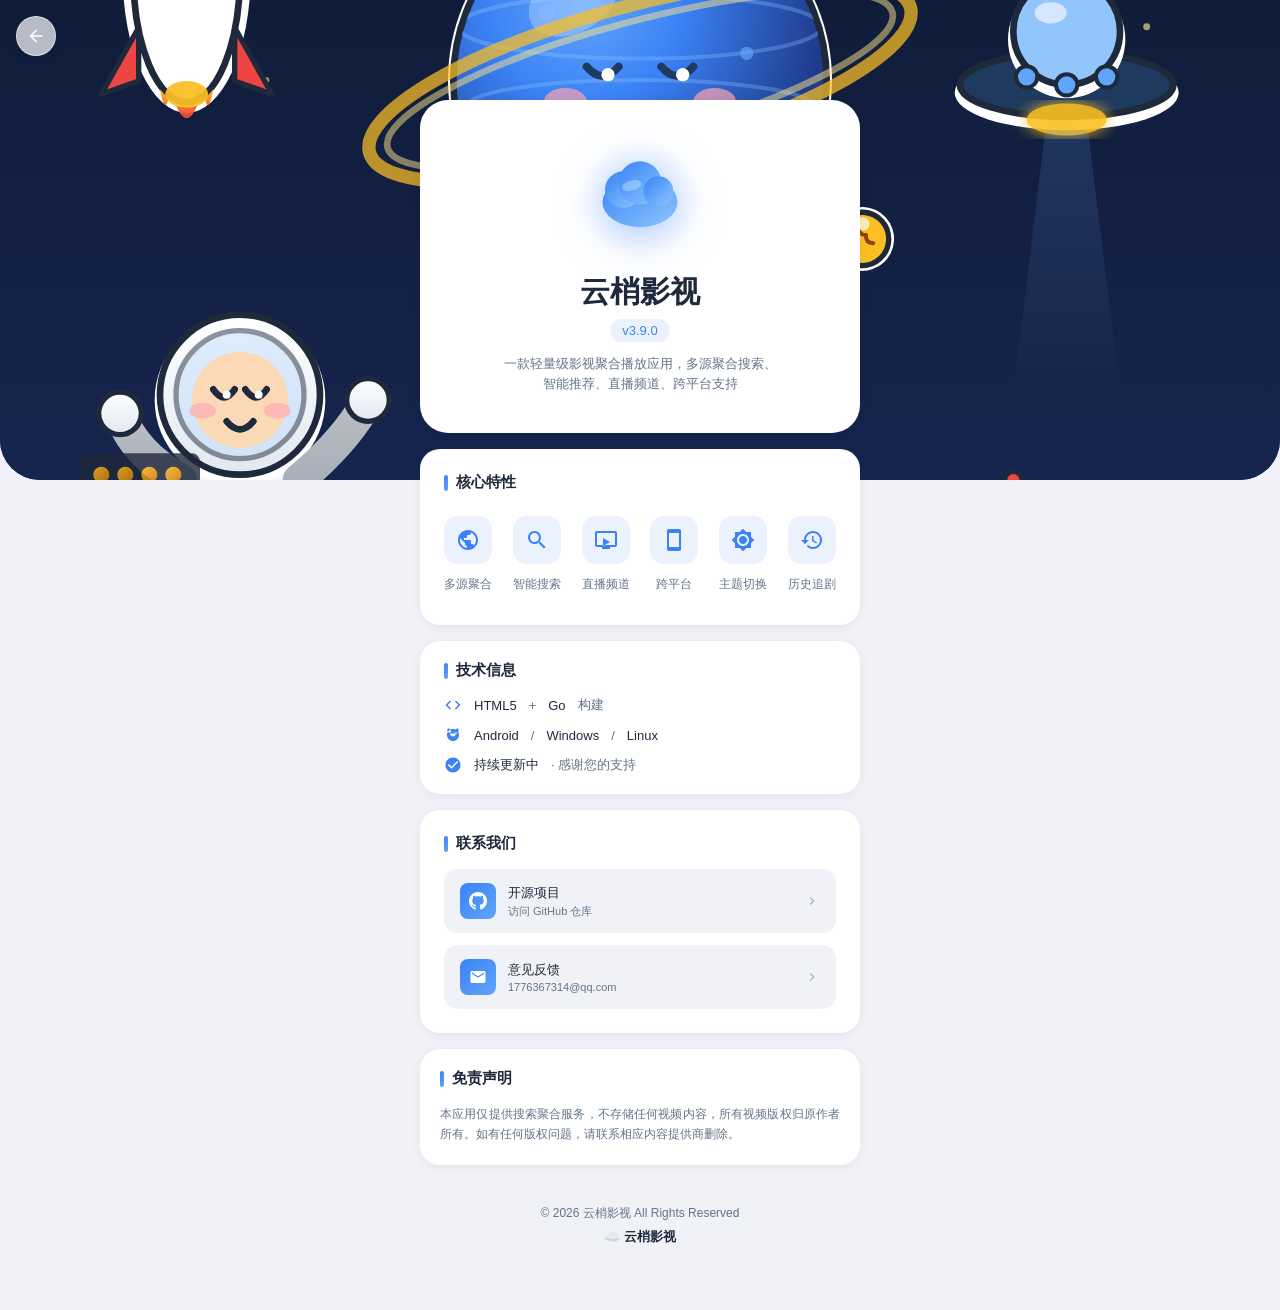
<file: about.html>
<!DOCTYPE html>
<html lang="zh-CN">
<head>
  <meta charset="UTF-8">
  <meta name="viewport" content="width=device-width, initial-scale=1.0, maximum-scale=1.0, user-scalable=no">
  <title>关于云梢</title>
  <style>
    :root {
      --bg-primary: #F0F2F7;
      --bg-card: #FFFFFF;
      --text-primary: #1E293B;
      --text-secondary: #64748B;
      --accent: #3B82F6;
      --accent-light: #60A5FA;
      --accent-gradient: linear-gradient(135deg, #3B82F6 0%, #60A5FA 100%);
      --cta: #F97316;
      --radius-sm: 8px;
      --radius-md: 14px;
      --radius-lg: 20px;
      --radius-xl: 28px;
      --card-shadow: 0 2px 12px rgba(0,0,0,0.06);
      --glass-bg: rgba(255,255,255,0.7);
      --glass-border: rgba(255,255,255,0.5);
      --icon-bg: rgba(59,130,246,0.1);
      --divider: rgba(0,0,0,0.08);
    }
    
    body.theme-dark {
      --bg-primary: #0A0E27;
      --bg-card: #141831;
      --text-primary: #E2E8F0;
      --text-secondary: #94A3B8;
      --card-shadow: 0 2px 12px rgba(0,0,0,0.3);
      --glass-bg: rgba(20,24,49,0.8);
      --glass-border: rgba(255,255,255,0.1);
      --icon-bg: rgba(59,130,246,0.15);
      --divider: rgba(255,255,255,0.08);
    }
    
    * {
      margin: 0;
      padding: 0;
      box-sizing: border-box;
    }
    
    body {
      font-family: -apple-system, BlinkMacSystemFont, 'Segoe UI', Roboto, 'Helvetica Neue', Arial, sans-serif;
      background: var(--bg-primary);
      color: var(--text-primary);
      min-height: 100vh;
      -webkit-font-smoothing: antialiased;
      overflow-x: hidden;
    }
    
    /* 背景装饰 - 卡通影视星球场景 */
    .bg-decoration {
      position: fixed;
      top: 0;
      left: 0;
      right: 0;
      height: 480px;
      background: linear-gradient(180deg, #0A1628 0%, #132044 50%, #1a2d5e 100%);
      border-radius: 0 0 40px 40px;
      z-index: 0;
      overflow: hidden;
    }
    
    .bg-decoration svg {
      width: 100%;
      height: 100%;
    }
    
    body.theme-dark .bg-decoration {
      background: linear-gradient(180deg, #0A1628 0%, #132044 50%, #1a2d5e 100%);
    }
    
    /* 返回按钮 */
    .back-btn {
      position: fixed;
      top: max(16px, env(safe-area-inset-top));
      left: 16px;
      z-index: 100;
      width: 40px;
      height: 40px;
      border-radius: 50%;
      background: var(--glass-bg);
      backdrop-filter: blur(12px);
      -webkit-backdrop-filter: blur(12px);
      border: 1px solid var(--glass-border);
      display: flex;
      align-items: center;
      justify-content: center;
      cursor: pointer;
      transition: transform 0.2s ease, box-shadow 0.2s ease;
      box-shadow: var(--card-shadow);
    }
    
    .back-btn:hover {
      transform: scale(1.05);
      box-shadow: 0 4px 20px rgba(59,130,246,0.2);
    }
    
    .back-btn:active {
      transform: scale(0.95);
    }
    
    .back-btn svg {
      width: 20px;
      height: 20px;
      fill: #fff;
    }
    
    /* 主容器 */
    .container {
      position: relative;
      z-index: 1;
      max-width: 480px;
      margin: 0 auto;
      padding: 400px 20px 40px;
    }
    
    /* 页面标题 */
    .page-title {
      text-align: center;
      font-size: 20px;
      font-weight: 600;
      color: #fff;
      margin-bottom: 20px;
      text-shadow: 0 1px 4px rgba(0,0,0,0.3);
      opacity: 0;
      animation: fadeInUp 0.5s ease forwards;
    }
    
    /* Logo 卡片 - 简洁白色卡片 */
    .logo-card {
      background: var(--bg-card);
      border-radius: var(--radius-xl);
      padding: 40px 24px 32px;
      text-align: center;
      box-shadow: var(--card-shadow);
      margin-bottom: 16px;
      opacity: 0;
      animation: fadeInUp 0.5s ease 0.1s forwards;
    }
    
    /* Logo 包装器 */
    .logo-wrapper {
      position: relative;
      width: 100px;
      height: 100px;
      margin: 0 auto 24px;
    }
    
    .logo-cloud {
      width: 100%;
      height: 100%;
      position: relative;
    }
    
    .logo-cloud svg {
      width: 100%;
      height: 100%;
      filter: drop-shadow(0 8px 24px rgba(59,130,246,0.35));
    }
    
    .logo-glow {
      position: absolute;
      top: 50%;
      left: 50%;
      transform: translate(-50%, -50%);
      width: 120px;
      height: 120px;
      background: radial-gradient(circle, rgba(59,130,246,0.2) 0%, transparent 70%);
      border-radius: 50%;
      animation: pulse 3s ease-in-out infinite;
    }
    
    @keyframes pulse {
      0%, 100% { transform: translate(-50%, -50%) scale(1); opacity: 0.6; }
      50% { transform: translate(-50%, -50%) scale(1.2); opacity: 0.3; }
    }
    
    .app-name {
      font-size: 26px;
      font-weight: 700;
      color: var(--text-primary);
      margin-bottom: 6px;
    }
    
    .version-tag {
      display: inline-block;
      padding: 4px 12px;
      background: var(--icon-bg);
      color: var(--accent);
      font-size: 13px;
      font-weight: 500;
      border-radius: 20px;
      margin-bottom: 12px;
    }
    
    .app-desc {
      font-size: 13px;
      color: var(--text-secondary);
      line-height: 1.5;
      max-width: 280px;
      margin: 0 auto;
    }
    
    /* 特性卡片 */
    .features-card {
      background: var(--bg-card);
      border-radius: var(--radius-lg);
      padding: 24px;
      box-shadow: var(--card-shadow);
      margin-bottom: 16px;
      opacity: 0;
      animation: fadeInUp 0.5s ease 0.2s forwards;
    }
    
    .section-title {
      font-size: 15px;
      font-weight: 600;
      color: var(--text-primary);
      margin-bottom: 16px;
      display: flex;
      align-items: center;
      gap: 8px;
    }
    
    .section-title::before {
      content: '';
      width: 4px;
      height: 16px;
      background: var(--accent-gradient);
      border-radius: 2px;
    }
    
    .features-grid {
      display: grid;
      grid-template-columns: repeat(3, 1fr);
      gap: 16px;
    }
    
    .feature-item {
      text-align: center;
      opacity: 0;
      transform: translateY(20px);
    }
    
    .feature-item.show {
      animation: fadeInUp 0.4s ease forwards;
    }
    
    .feature-icon {
      width: 48px;
      height: 48px;
      margin: 0 auto 10px;
      background: var(--icon-bg);
      border-radius: var(--radius-md);
      display: flex;
      align-items: center;
      justify-content: center;
      transition: transform 0.2s ease, background 0.2s ease;
    }
    
    .feature-item:hover .feature-icon {
      transform: scale(1.08);
      background: rgba(59,130,246,0.2);
    }
    
    .feature-icon svg {
      width: 24px;
      height: 24px;
      fill: var(--accent);
    }
    
    .feature-name {
      font-size: 12px;
      color: var(--text-secondary);
      font-weight: 500;
    }
    
    /* 技术信息卡片 */
    .tech-card {
      background: var(--bg-card);
      border-radius: var(--radius-lg);
      padding: 20px 24px;
      box-shadow: var(--card-shadow);
      margin-bottom: 16px;
      opacity: 0;
      animation: fadeInUp 0.5s ease 0.3s forwards;
    }
    
    .tech-info {
      display: flex;
      flex-direction: column;
      gap: 12px;
    }
    
    .tech-item {
      display: flex;
      align-items: center;
      gap: 12px;
      font-size: 13px;
      color: var(--text-secondary);
    }
    
    .tech-item svg {
      width: 18px;
      height: 18px;
      fill: var(--accent);
      flex-shrink: 0;
    }
    
    .tech-item span {
      color: var(--text-primary);
      font-weight: 500;
    }
    
    /* 联系/开源卡片 */
    .contact-card {
      background: var(--bg-card);
      border-radius: var(--radius-lg);
      padding: 24px;
      box-shadow: var(--card-shadow);
      margin-bottom: 16px;
      opacity: 0;
      animation: fadeInUp 0.5s ease 0.4s forwards;
    }
    
    .contact-links {
      display: flex;
      flex-direction: column;
      gap: 12px;
    }
    
    .contact-item {
      display: flex;
      align-items: center;
      gap: 12px;
      padding: 14px 16px;
      background: var(--bg-primary);
      border-radius: var(--radius-md);
      cursor: pointer;
      transition: all 0.2s ease;
    }
    
    .contact-item:hover {
      background: var(--icon-bg);
      transform: translateX(4px);
    }
    
    .contact-icon {
      width: 36px;
      height: 36px;
      background: var(--accent-gradient);
      border-radius: var(--radius-sm);
      display: flex;
      align-items: center;
      justify-content: center;
      flex-shrink: 0;
    }
    
    .contact-icon svg {
      width: 18px;
      height: 18px;
      fill: #fff;
    }
    
    .contact-text {
      flex: 1;
    }
    
    .contact-label {
      font-size: 13px;
      font-weight: 500;
      color: var(--text-primary);
    }
    
    .contact-value {
      font-size: 11px;
      color: var(--text-secondary);
      margin-top: 2px;
    }
    
    .contact-arrow {
      width: 16px;
      height: 16px;
      fill: var(--text-secondary);
      opacity: 0.5;
    }
    
    /* 免责声明 */
    .disclaimer-card {
      background: var(--bg-card);
      border-radius: var(--radius-lg);
      padding: 20px;
      box-shadow: var(--card-shadow);
      margin-bottom: 16px;
      opacity: 0;
      animation: fadeInUp 0.5s ease 0.5s forwards;
    }
    
    .disclaimer-text {
      font-size: 12px;
      color: var(--text-secondary);
      line-height: 1.7;
      text-align: justify;
    }
    
    /* 版权信息 */
    .copyright {
      text-align: center;
      padding: 24px 0;
      opacity: 0;
      animation: fadeInUp 0.5s ease 0.6s forwards;
    }
    
    .copyright-text {
      font-size: 12px;
      color: var(--text-secondary);
      margin-bottom: 6px;
    }
    
    .copyright-brand {
      font-size: 13px;
      color: var(--text-primary);
      font-weight: 600;
    }
    
    /* 动画 */
    @keyframes fadeInUp {
      from {
        opacity: 0;
        transform: translateY(20px);
      }
      to {
        opacity: 1;
        transform: translateY(0);
      }
    }
    
    /* 响应式 */
    @media (min-width: 768px) {
      .container {
        padding-top: 100px;
      }
      
      .page-title {
        font-size: 22px;
      }
      
      .features-grid {
        grid-template-columns: repeat(6, 1fr);
        gap: 20px;
      }
      
      .feature-item {
        padding: 8px 0;
      }
      
      .logo-card {
        padding: 48px 32px 40px;
      }
      
      .app-name {
        font-size: 30px;
      }
      
      .contact-links {
        flex-direction: row;
        flex-wrap: wrap;
      }
      
      .contact-item {
        flex: 1;
        min-width: 200px;
      }
    }
    
    /* 深色模式适配 */
    @media (prefers-color-scheme: dark) {
      :root:not(.theme-light) {
        --bg-primary: #0A0E27;
        --bg-card: #141831;
        --text-primary: #E2E8F0;
        --text-secondary: #94A3B8;
        --card-shadow: 0 2px 12px rgba(0,0,0,0.3);
        --glass-bg: rgba(20,24,49,0.8);
        --glass-border: rgba(255,255,255,0.1);
        --icon-bg: rgba(59,130,246,0.15);
        --divider: rgba(255,255,255,0.08);
      }
      
      .back-btn svg {
        fill: #fff;
      }
    }
  </style>
</head>
<body>
  <!-- 背景装饰 - 卡通影视星球场景 -->
  <div class="bg-decoration">
    <svg viewBox="0 0 480 480" xmlns="http://www.w3.org/2000/svg" preserveAspectRatio="xMidYMid slice">
      <defs>
        <!-- 夜空渐变 -->
        <linearGradient id="skyGrad" x1="0%" y1="0%" x2="0%" y2="100%">
          <stop offset="0%" style="stop-color:#0A1628"/>
          <stop offset="50%" style="stop-color:#132044"/>
          <stop offset="100%" style="stop-color:#1a2d5e"/>
        </linearGradient>
        
        <!-- 科幻星球渐变 - 球形蓝色 -->
        <radialGradient id="planetGrad" cx="35%" cy="30%" r="65%">
          <stop offset="0%" style="stop-color:#60a5fa"/>
          <stop offset="40%" style="stop-color:#3b82f6"/>
          <stop offset="100%" style="stop-color:#1e3a8a"/>
        </radialGradient>
        
        <!-- 星球大陆渐变 -->
        <linearGradient id="landGrad" x1="0%" y1="0%" x2="100%" y2="100%">
          <stop offset="0%" style="stop-color:#86efac"/>
          <stop offset="50%" style="stop-color:#4ade80"/>
          <stop offset="100%" style="stop-color:#22c55e"/>
        </linearGradient>
        
        <!-- 月亮渐变 -->
        <radialGradient id="moonGrad" cx="40%" cy="35%" r="60%">
          <stop offset="0%" style="stop-color:#fef3c7"/>
          <stop offset="100%" style="stop-color:#fbbf24"/>
        </radialGradient>
        
        <!-- 火焰渐变 -->
        <linearGradient id="flameGrad" x1="0%" y1="0%" x2="0%" y2="100%">
          <stop offset="0%" style="stop-color:#fbbf24"/>
          <stop offset="50%" style="stop-color:#f97316"/>
          <stop offset="100%" style="stop-color:#ef4444"/>
        </linearGradient>
        
        <!-- 飞碟光晕 -->
        <radialGradient id="ufoGlow" cx="50%" cy="50%" r="50%">
          <stop offset="0%" style="stop-color:#60a5fa;stop-opacity:0.6"/>
          <stop offset="100%" style="stop-color:#3b82f6;stop-opacity:0"/>
        </radialGradient>
        
        <!-- 光柱渐变 -->
        <linearGradient id="beamGrad" x1="0%" y1="0%" x2="0%" y2="100%">
          <stop offset="0%" style="stop-color:#60a5fa;stop-opacity:0.4"/>
          <stop offset="100%" style="stop-color:#93c5fd;stop-opacity:0"/>
        </linearGradient>
        
        <!-- 城市天际线渐变 -->
        <linearGradient id="cityGradient" x1="0%" y1="0%" x2="0%" y2="100%">
          <stop offset="0%" style="stop-color:#1e3a5f"/>
          <stop offset="100%" style="stop-color:#0f172a"/>
        </linearGradient>
        
        <!-- 胶片渐变 -->
        <linearGradient id="filmGrad" x1="0%" y1="0%" x2="100%" y2="100%">
          <stop offset="0%" style="stop-color:#fbbf24"/>
          <stop offset="50%" style="stop-color:#f59e0b"/>
          <stop offset="100%" style="stop-color:#d97706"/>
        </linearGradient>
        
        <!-- 宇航员渐变 -->
        <linearGradient id="astroGrad" x1="0%" y1="0%" x2="0%" y2="100%">
          <stop offset="0%" style="stop-color:#ffffff"/>
          <stop offset="100%" style="stop-color:#e2e8f0"/>
        </linearGradient>
        
        <!-- 太阳能板渐变 -->
        <linearGradient id="solarGrad" x1="0%" y1="0%" x2="100%" y2="100%">
          <stop offset="0%" style="stop-color:#64748b"/>
          <stop offset="50%" style="stop-color:#94a3b8"/>
          <stop offset="100%" style="stop-color:#64748b"/>
        </linearGradient>
        
        <!-- 光晕滤镜 -->
        <filter id="glow">
          <feGaussianBlur stdDeviation="3" result="coloredBlur"/>
          <feMerge>
            <feMergeNode in="coloredBlur"/>
            <feMergeNode in="SourceGraphic"/>
          </feMerge>
        </filter>
        
        <!-- 月亮发光滤镜 -->
        <filter id="moonGlow">
          <feGaussianBlur stdDeviation="4" result="blur"/>
          <feMerge>
            <feMergeNode in="blur"/>
            <feMergeNode in="blur"/>
            <feMergeNode in="SourceGraphic"/>
          </feMerge>
        </filter>
        
        <!-- 星球光环渐变 -->
        <linearGradient id="ringGrad" x1="0%" y1="0%" x2="100%" y2="0%">
          <stop offset="0%" style="stop-color:#fbbf24;stop-opacity:0"/>
          <stop offset="20%" style="stop-color:#fbbf24;stop-opacity:0.8"/>
          <stop offset="80%" style="stop-color:#fbbf24;stop-opacity:0.8"/>
          <stop offset="100%" style="stop-color:#fbbf24;stop-opacity:0"/>
        </linearGradient>
      </defs>
      
      <!-- 夜空背景 -->
      <rect x="0" y="0" width="480" height="480" fill="url(#skyGrad)"/>
      
      <!-- 闪烁的星星 -->
      <g fill="#fff">
        <circle cx="30" cy="30" r="2" opacity="0.9">
          <animate attributeName="opacity" values="0.4;1;0.4" dur="2s" repeatCount="indefinite"/>
        </circle>
        <circle cx="80" cy="60" r="1.5" fill="#fde68a" opacity="0.8">
          <animate attributeName="opacity" values="0.3;0.9;0.3" dur="2.5s" repeatCount="indefinite"/>
        </circle>
        <circle cx="150" cy="25" r="1.8" fill="#93c5fd" opacity="0.7">
          <animate attributeName="opacity" values="0.4;0.8;0.4" dur="3s" repeatCount="indefinite"/>
        </circle>
        <circle cx="420" cy="40" r="2" opacity="0.9">
          <animate attributeName="opacity" values="0.5;1;0.5" dur="2.2s" repeatCount="indefinite"/>
        </circle>
        <circle cx="50" cy="150" r="1.2" fill="#c4b5fd" opacity="0.6">
          <animate attributeName="opacity" values="0.2;0.7;0.2" dur="3.2s" repeatCount="indefinite"/>
        </circle>
        <circle cx="430" cy="160" r="1.3" fill="#fde68a" opacity="0.6">
          <animate attributeName="opacity" values="0.3;0.75;0.3" dur="2.6s" repeatCount="indefinite"/>
        </circle>
        <circle cx="180" cy="100" r="1" fill="#93c5fd" opacity="0.5">
          <animate attributeName="opacity" values="0.2;0.6;0.2" dur="3.5s" repeatCount="indefinite"/>
        </circle>
        <circle cx="350" cy="70" r="1.2" fill="#fff" opacity="0.6">
          <animate attributeName="opacity" values="0.3;0.8;0.3" dur="2.9s" repeatCount="indefinite"/>
        </circle>
        <circle cx="100" cy="180" r="1" fill="#fde68a" opacity="0.5">
          <animate attributeName="opacity" values="0.2;0.7;0.2" dur="2.7s" repeatCount="indefinite"/>
        </circle>
        <circle cx="460" cy="100" r="1.5" fill="#fff" opacity="0.7">
          <animate attributeName="opacity" values="0.4;0.85;0.4" dur="2.4s" repeatCount="indefinite"/>
        </circle>
      </g>
      
      <!-- 右上角流星 -->
      <g>
        <line x1="0" y1="0" x2="60" y2="30" stroke="url(#filmGrad)" stroke-width="2.5" stroke-linecap="round" opacity="0.9">
          <animate attributeName="opacity" values="0;1;0" dur="5s" repeatCount="indefinite" begin="1s"/>
        </line>
        <circle cx="0" cy="0" r="4" fill="#fff" filter="url(#glow)">
          <animate attributeName="opacity" values="0;1;0" dur="5s" repeatCount="indefinite" begin="1s"/>
          <animateTransform attributeName="transform" type="translate" values="-30,-15; 530,285" dur="5s" repeatCount="indefinite" begin="1s"/>
        </circle>
      </g>
      
      <!-- 弯弯的月亮（带笑脸和腮红，金色发光） -->
      <g transform="translate(400, 70)" filter="url(#moonGlow)">
        <path d="M0,0 A25,25 0 1,1 0,-50 A20,20 0 0,0 0,0" fill="url(#moonGrad)"/>
        <path d="M-12,-20 Q-8,-15 -4,-20" fill="none" stroke="#92400e" stroke-width="2.5" stroke-linecap="round"/>
        <path d="M4,-20 Q8,-15 12,-20" fill="none" stroke="#92400e" stroke-width="2.5" stroke-linecap="round"/>
        <path d="M-6,-8 Q0,2 6,-8" fill="none" stroke="#92400e" stroke-width="2.5" stroke-linecap="round"/>
        <ellipse cx="-15" cy="-12" rx="5" ry="3" fill="#fda4af" opacity="0.6"/>
        <ellipse cx="15" cy="-12" rx="5" ry="3" fill="#fda4af" opacity="0.6"/>
        <circle cx="-8" cy="-18" r="1.5" fill="#fff" opacity="0.8"/>
        <circle cx="8" cy="-18" r="1.5" fill="#fff" opacity="0.8"/>
        <animate attributeName="opacity" values="0.9;1;0.9" dur="4s" repeatCount="indefinite"/>
      </g>
      
      <!-- 装饰星星 -->
      <g fill="#fbbf24" stroke="#1e293b" stroke-width="1.5">
        <polygon transform="translate(120, 90)" points="0,-7 2,-2 7,-2 3,2 5,7 0,4 -5,7 -3,2 -7,-2 -2,-2">
          <animate attributeName="opacity" values="0.6;1;0.6" dur="2.5s" repeatCount="indefinite"/>
        </polygon>
        <polygon transform="translate(370, 130)" points="0,-5 1.5,-1.5 5,-1.5 2.5,1.5 3.5,5 0,3 -3.5,5 -2.5,1.5 -5,-1.5 -1.5,-1.5">
          <animate attributeName="opacity" values="0.5;0.9;0.5" dur="3s" repeatCount="indefinite"/>
        </polygon>
      </g>
      
      <!-- 左侧可爱卡通火箭 -->
      <g transform="translate(70, 140)">
        <animateTransform attributeName="transform" type="translate" values="70,140; 70,135; 70,140" dur="3s" repeatCount="indefinite"/>
        
        <!-- 白色外轮廓 -->
        <ellipse cx="0" cy="5" rx="24" ry="52" fill="#fff" stroke="none"/>
        
        <!-- 火箭主体（白色机身） -->
        <ellipse cx="0" cy="5" rx="20" ry="48" fill="#fff" stroke="#1e293b" stroke-width="2.5"/>
        
        <!-- 火箭头部（圆顶） -->
        <ellipse cx="0" cy="-30" rx="18" ry="16" fill="#fff" stroke="#1e293b" stroke-width="2.5"/>
        
        <!-- 蓝色窗户 -->
        <circle cx="0" cy="-28" r="10" fill="#3b82f6" stroke="#1e293b" stroke-width="2"/>
        <ellipse cx="-3" cy="-31" rx="3" ry="2" fill="#93c5fd" opacity="0.6"/>
        
        <!-- 红色装饰条 -->
        <rect x="-18" y="-5" width="36" height="8" rx="4" fill="#ef4444" stroke="#1e293b" stroke-width="2"/>
        
        <!-- 红色尾翼 - 左 -->
        <path d="M-18,25 L-32,50 L-18,45 Z" fill="#ef4444" stroke="#1e293b" stroke-width="2" stroke-linejoin="round"/>
        <!-- 红色尾翼 - 右 -->
        <path d="M18,25 L32,50 L18,45 Z" fill="#ef4444" stroke="#1e293b" stroke-width="2" stroke-linejoin="round"/>
        
        <!-- 底部火焰 -->
        <g>
          <animate attributeName="opacity" values="0.8;1;0.8" dur="0.3s" repeatCount="indefinite"/>
          <path d="M-10,48 Q-8,60 -6,48 Q0,70 6,48 Q8,60 10,48 Q5,55 0,48 Q-5,55 -10,48" fill="url(#flameGrad)"/>
          <ellipse cx="0" cy="50" rx="8" ry="5" fill="#fbbf24"/>
        </g>
        
        <!-- 小星星装饰 -->
        <g transform="translate(-40, 0)">
          <polygon points="0,-6 1.5,-2 6,-2 2.5,1 4,6 0,3 -4,6 -2.5,1 -6,-2 -1.5,-2" fill="#fbbf24" stroke="#1e293b" stroke-width="1.5"/>
        </g>
      </g>
      
      <!-- 科幻风格球形星球（不是云朵！） -->
      <g transform="translate(240, 180)">
        <!-- 星球白色外轮廓 -->
        <circle cx="0" cy="0" r="72" fill="#fff"/>
        
        <!-- 星球主体 - 球形蓝色渐变 -->
        <circle cx="0" cy="0" r="70" fill="url(#planetGrad)" stroke="#1e293b" stroke-width="2.5"/>
        
        <!-- 科幻表面纹理 - 环形线条 -->
        <clipPath id="planetClip2"><circle cx="0" cy="0" r="69"/></clipPath>
        <g clip-path="url(#planetClip2)" fill="none" stroke="rgba(147,197,253,0.3)" stroke-width="1.5">
          <ellipse cx="0" cy="-20" rx="68" ry="12"/>
          <ellipse cx="0" cy="10" rx="65" ry="10"/>
          <ellipse cx="0" cy="35" rx="55" ry="8"/>
          <ellipse cx="0" cy="-45" rx="40" ry="8"/>
        </g>
        
        <!-- 科幻发光点 -->
        <g fill="#60a5fa" opacity="0.8">
          <circle cx="-35" cy="-25" r="3">
            <animate attributeName="opacity" values="0.3;1;0.3" dur="2s" repeatCount="indefinite"/>
          </circle>
          <circle cx="40" cy="-10" r="2.5">
            <animate attributeName="opacity" values="0.4;1;0.4" dur="1.8s" repeatCount="indefinite" begin="0.5s"/>
          </circle>
          <circle cx="-20" cy="30" r="2">
            <animate attributeName="opacity" values="0.3;0.9;0.3" dur="2.2s" repeatCount="indefinite" begin="0.3s"/>
          </circle>
          <circle cx="25" cy="40" r="2.5">
            <animate attributeName="opacity" values="0.4;1;0.4" dur="1.5s" repeatCount="indefinite" begin="0.8s"/>
          </circle>
          <circle cx="-45" cy="10" r="2">
            <animate attributeName="opacity" values="0.3;0.8;0.3" dur="2.5s" repeatCount="indefinite"/>
          </circle>
        </g>
        
        <!-- 星球高光 -->
        <ellipse cx="-25" cy="-30" rx="18" ry="12" fill="rgba(255,255,255,0.25)" transform="rotate(-30 -25 -30)"/>
        <ellipse cx="-35" cy="-40" rx="8" ry="5" fill="rgba(255,255,255,0.3)"/>
        
        <!-- 可爱表情 -->
        <!-- 弯弯的笑眼 - 左 -->
        <path d="M-20,-5 Q-14,2 -8,-5" fill="none" stroke="#1e3a5f" stroke-width="3" stroke-linecap="round"/>
        <!-- 弯弯的笑眼 - 右 -->
        <path d="M8,-5 Q14,2 20,-5" fill="none" stroke="#1e3a5f" stroke-width="3" stroke-linecap="round"/>
        <!-- 眼睛高光 -->
        <circle cx="-12" cy="-2" r="2.5" fill="#fff"/>
        <circle cx="16" cy="-2" r="2.5" fill="#fff"/>
        <!-- 微笑嘴巴 -->
        <path d="M-10,12 Q0,24 10,12" fill="none" stroke="#1e3a5f" stroke-width="3" stroke-linecap="round"/>
        <!-- 粉色腮红 -->
        <ellipse cx="-28" cy="8" rx="8" ry="5" fill="#fda4af" opacity="0.7"/>
        <ellipse cx="28" cy="8" rx="8" ry="5" fill="#fda4af" opacity="0.7"/>
      </g>
      
      <!-- 金色行星环/轨道（环绕星球） -->
      <g transform="translate(240, 180)">
        <!-- 外层光环 -->
        <ellipse cx="0" cy="0" rx="105" ry="28" fill="none" stroke="#fbbf24" stroke-width="5" opacity="0.6" transform="rotate(-15)">
          <animate attributeName="opacity" values="0.4;0.75;0.4" dur="3s" repeatCount="indefinite"/>
        </ellipse>
        <!-- 内层光环 -->
        <ellipse cx="0" cy="0" rx="98" ry="22" fill="none" stroke="#fde68a" stroke-width="2.5" opacity="0.5" transform="rotate(-15)"/>
        
        <!-- 绕轨道旋转的金色小卫星 -->
        <g>
          <animateTransform attributeName="transform" type="rotate" from="0 0 0" to="360 0 0" dur="12s" repeatCount="indefinite"/>
          <!-- 卫星白色外轮廓 -->
          <circle cx="100" cy="-22" r="12" fill="#fff"/>
          <!-- 卫星主体 -->
          <circle cx="100" cy="-22" r="10" fill="#fbbf24" stroke="#1e293b" stroke-width="2"/>
          <!-- 卫星高光 -->
          <circle cx="96" cy="-26" r="2.5" fill="#fff" opacity="0.7"/>
          <!-- 卫星表情 -->
          <path d="M95,-24 Q98,-22 100,-24" fill="none" stroke="#92400e" stroke-width="1.5" stroke-linecap="round"/>
          <path d="M100,-24 Q102,-22 104,-24" fill="none" stroke="#92400e" stroke-width="1.5" stroke-linecap="round"/>
        </g>
      </g>
      
      <!-- 右侧卡通飞碟 -->
      <g transform="translate(400, 180)">
        <animateTransform attributeName="transform" type="translate" values="400,180; 400,176; 400,180" dur="4s" repeatCount="indefinite"/>
        
        <!-- 光晕效果 -->
        <ellipse cx="0" cy="10" rx="40" ry="15" fill="url(#ufoGlow)">
          <animate attributeName="opacity" values="0.4;0.7;0.4" dur="2s" repeatCount="indefinite"/>
        </ellipse>
        
        <!-- 飞碟碟身 - 白色外轮廓 -->
        <ellipse cx="0" cy="8" rx="42" ry="14" fill="#fff"/>
        <!-- 飞碟碟身 -->
        <ellipse cx="0" cy="5" rx="40" ry="12" fill="#1e3a5f" stroke="#1e293b" stroke-width="2.5"/>
        
        <!-- 浅蓝色圆顶 - 白色外轮廓 -->
        <ellipse cx="0" cy="-12" rx="22" ry="22" fill="#fff"/>
        <!-- 浅蓝色圆顶 -->
        <ellipse cx="0" cy="-15" rx="20" ry="20" fill="#93c5fd" stroke="#1e293b" stroke-width="2.5"/>
        <!-- 圆顶高光 -->
        <ellipse cx="-6" cy="-22" rx="6" ry="4" fill="rgba(255,255,255,0.6)"/>
        
        <!-- 飞碟底部发光 -->
        <ellipse cx="0" cy="18" rx="15" ry="6" fill="#fbbf24" opacity="0.8" filter="url(#glow)">
          <animate attributeName="opacity" values="0.5;1;0.5" dur="1s" repeatCount="indefinite"/>
        </ellipse>
        
        <!-- 蓝色光柱 -->
        <polygon points="-8,22 8,22 20,120 -20,120" fill="url(#beamGrad)" opacity="0.5">
          <animate attributeName="opacity" values="0.3;0.6;0.3" dur="2s" repeatCount="indefinite"/>
        </polygon>
        
        <!-- 飞碟小窗户 -->
        <circle cx="-15" cy="2" r="4" fill="#60a5fa" stroke="#1e293b" stroke-width="1.5"/>
        <circle cx="0" cy="5" r="4" fill="#60a5fa" stroke="#1e293b" stroke-width="1.5"/>
        <circle cx="15" cy="2" r="4" fill="#60a5fa" stroke="#1e293b" stroke-width="1.5"/>
      </g>
      
      <!-- 底部可爱的白色宇航员（y:300附近，不被卡片遮挡） -->
      <g transform="translate(90, 320)">
        <!-- 宇航员身体 -->
        <ellipse cx="0" cy="20" rx="22" ry="28" fill="url(#astroGrad)" stroke="#1e293b" stroke-width="2.5"/>
        
        <!-- 宇航员背包 -->
        <rect x="-15" y="15" width="30" height="25" rx="5" fill="#e2e8f0" stroke="#1e293b" stroke-width="2"/>
        <rect x="-10" y="20" width="8" height="8" rx="2" fill="#ef4444"/>
        <rect x="2" y="20" width="8" height="8" rx="2" fill="#3b82f6"/>
        
        <!-- 宇航员头盔 - 白色外轮廓 -->
        <circle cx="0" cy="-20" r="32" fill="#fff"/>
        <!-- 宇航员头盔 -->
        <circle cx="0" cy="-22" r="30" fill="url(#astroGrad)" stroke="#1e293b" stroke-width="2.5"/>
        <!-- 头盔玻璃反光 -->
        <ellipse cx="0" cy="-22" rx="24" ry="24" fill="#bfdbfe" stroke="#1e293b" stroke-width="2" opacity="0.5"/>
        
        <!-- 头盔内脸部 -->
        <circle cx="0" cy="-20" r="18" fill="#fcd9b6"/>
        
        <!-- 头盔内可爱表情 -->
        <!-- 弯弯的笑眼 -->
        <path d="M-10,-24 Q-6,-18 -2,-24" fill="none" stroke="#1e293b" stroke-width="2.5" stroke-linecap="round"/>
        <path d="M2,-24 Q6,-18 10,-24" fill="none" stroke="#1e293b" stroke-width="2.5" stroke-linecap="round"/>
        <!-- 眼睛高光 -->
        <circle cx="-5" cy="-22" r="1.5" fill="#fff"/>
        <circle cx="7" cy="-22" r="1.5" fill="#fff"/>
        <!-- 微笑 -->
        <path d="M-5,-12 Q0,-6 5,-12" fill="none" stroke="#1e293b" stroke-width="2.5" stroke-linecap="round"/>
        <!-- 粉色腮红 -->
        <ellipse cx="-14" cy="-16" rx="5" ry="3" fill="#fda4af" opacity="0.6"/>
        <ellipse cx="14" cy="-16" rx="5" ry="3" fill="#fda4af" opacity="0.6"/>
        
        <!-- 宇航员手臂 - 挥手姿势 -->
        <!-- 左臂 -->
        <path d="M-22,10 Q-40,0 -45,-15" fill="none" stroke="url(#astroGrad)" stroke-width="12" stroke-linecap="round"/>
        <path d="M-22,10 Q-40,0 -45,-15" fill="none" stroke="#1e293b" stroke-width="12" stroke-linecap="round" opacity="0.3"/>
        <ellipse cx="-45" cy="-15" rx="8" ry="8" fill="url(#astroGrad)" stroke="#1e293b" stroke-width="2"/>
        
        <!-- 右臂 -->
        <path d="M22,10 Q40,-5 48,-20" fill="none" stroke="url(#astroGrad)" stroke-width="12" stroke-linecap="round"/>
        <path d="M22,10 Q40,-5 48,-20" fill="none" stroke="#1e293b" stroke-width="12" stroke-linecap="round" opacity="0.3"/>
        <ellipse cx="48" cy="-20" rx="8" ry="8" fill="url(#astroGrad)" stroke="#1e293b" stroke-width="2"/>
        
        <!-- 宇航员腿部 -->
        <ellipse cx="-10" cy="50" rx="10" ry="12" fill="url(#astroGrad)" stroke="#1e293b" stroke-width="2"/>
        <ellipse cx="10" cy="50" rx="10" ry="12" fill="url(#astroGrad)" stroke="#1e293b" stroke-width="2"/>
        
        <!-- 腿部装饰 -->
        <rect x="-16" y="45" width="12" height="6" rx="3" fill="#3b82f6"/>
        <rect x="4" y="45" width="12" height="6" rx="3" fill="#3b82f6"/>
      </g>
      
      <!-- 银色小卫星（带太阳能板，在右侧） -->
      <g transform="translate(380, 350)">
        <!-- 卫星主体 -->
        <rect x="-12" y="-8" width="24" height="16" rx="4" fill="url(#solarGrad)" stroke="#1e293b" stroke-width="2"/>
        <!-- 太阳能板 - 左 -->
        <rect x="-40" y="-5" width="25" height="10" rx="2" fill="#3b82f6" stroke="#1e293b" stroke-width="2"/>
        <line x1="-35" y1="-5" x2="-35" y2="5" stroke="#1e293b" stroke-width="1"/>
        <line x1="-28" y1="-5" x2="-28" y2="5" stroke="#1e293b" stroke-width="1"/>
        <!-- 太阳能板 - 右 -->
        <rect x="15" y="-5" width="25" height="10" rx="2" fill="#3b82f6" stroke="#1e293b" stroke-width="2"/>
        <line x1="20" y1="-5" x2="20" y2="5" stroke="#1e293b" stroke-width="1"/>
        <line x1="27" y1="-5" x2="27" y2="5" stroke="#1e293b" stroke-width="1"/>
        <!-- 天线 -->
        <line x1="0" y1="-8" x2="0" y2="-18" stroke="#1e293b" stroke-width="2"/>
        <circle cx="0" cy="-20" r="3" fill="#ef4444" stroke="#1e293b" stroke-width="1.5"/>
        <!-- 卫星小眼睛 -->
        <circle cx="-4" cy="0" r="2" fill="#1e293b"/>
        <circle cx="4" cy="0" r="2" fill="#1e293b"/>
        <!-- 小微笑 -->
        <path d="M-3,5 Q0,8 3,5" fill="none" stroke="#1e293b" stroke-width="1.5" stroke-linecap="round"/>
      </g>
      
      <!-- 城市天际线剪影（最底部 y:400-480） -->
      <g transform="translate(0, 410)">
        <!-- 背景建筑 -->
        <rect x="0" y="-25" width="28" height="25" fill="#1e3a5f"/>
        <rect x="32" y="-45" width="22" height="45" fill="#162032"/>
        <rect x="58" y="-22" width="32" height="22" fill="#1e3a5f"/>
        <rect x="95" y="-55" width="20" height="55" fill="#0f172a"/>
        <rect x="120" y="-32" width="24" height="32" fill="#162032"/>
        <rect x="150" y="-48" width="16" height="48" fill="#1e3a5f"/>
        
        <!-- 中景建筑 -->
        <rect x="175" y="-38" width="28" height="38" fill="#0f172a"/>
        <rect x="210" y="-58" width="22" height="58" fill="#162032"/>
        <rect x="240" y="-35" width="26" height="35" fill="#0f172a"/>
        <rect x="275" y="-45" width="20" height="45" fill="#1e3a5f"/>
        <rect x="305" y="-30" width="24" height="30" fill="#0f172a"/>
        <rect x="340" y="-42" width="22" height="42" fill="#162032"/>
        <rect x="372" y="-28" width="28" height="28" fill="#0f172a"/>
        <rect x="408" y="-22" width="30" height="22" fill="#1e3a5f"/>
        <rect x="445" y="-18" width="35" height="18" fill="#0f172a"/>
        
        <!-- 窗户灯光 -->
        <rect x="180" y="-30" width="4" height="5" fill="#fbbf24" opacity="0.8">
          <animate attributeName="opacity" values="0.3;0.8;0.3" dur="1.5s" repeatCount="indefinite"/>
        </rect>
        <rect x="195" y="-25" width="4" height="5" fill="#fbbf24" opacity="0.6">
          <animate attributeName="opacity" values="0.4;0.9;0.4" dur="2s" repeatCount="indefinite"/>
        </rect>
        <rect x="220" y="-48" width="4" height="5" fill="#93c5fd" opacity="0.7">
          <animate attributeName="opacity" values="0.3;0.8;0.3" dur="1.8s" repeatCount="indefinite"/>
        </rect>
        <rect x="250" y="-26" width="4" height="5" fill="#fbbf24" opacity="0.5">
          <animate attributeName="opacity" values="0.2;0.7;0.2" dur="2.2s" repeatCount="indefinite"/>
        </rect>
        <rect x="280" y="-38" width="4" height="5" fill="#93c5fd" opacity="0.8">
          <animate attributeName="opacity" values="0.4;0.9;0.4" dur="1.6s" repeatCount="indefinite"/>
        </rect>
        <rect x="312" y="-22" width="4" height="5" fill="#fbbf24" opacity="0.6">
          <animate attributeName="opacity" values="0.3;0.8;0.3" dur="2.5s" repeatCount="indefinite"/>
        </rect>
        <rect x="348" y="-34" width="4" height="5" fill="#93c5fd" opacity="0.7">
          <animate attributeName="opacity" values="0.4;0.9;0.4" dur="1.9s" repeatCount="indefinite"/>
        </rect>
        <rect x="380" y="-20" width="4" height="5" fill="#fbbf24" opacity="0.5">
          <animate attributeName="opacity" values="0.2;0.7;0.2" dur="2.1s" repeatCount="indefinite"/>
        </rect>
        <rect x="415" y="-15" width="4" height="5" fill="#93c5fd" opacity="0.6">
          <animate attributeName="opacity" values="0.3;0.8;0.3" dur="2.3s" repeatCount="indefinite"/>
        </rect>
        <rect x="452" y="-12" width="4" height="5" fill="#fbbf24" opacity="0.7">
          <animate attributeName="opacity" values="0.4;0.85;0.4" dur="1.7s" repeatCount="indefinite"/>
        </rect>
      </g>
      
      <!-- 装饰性电影胶片片段 -->
      <g transform="translate(30, 320)" opacity="0.8">
        <rect x="0" y="0" width="45" height="16" fill="#1e293b" rx="3"/>
        <circle cx="8" cy="8" r="3" fill="url(#filmGrad)"/>
        <circle cx="17" cy="8" r="3" fill="url(#filmGrad)"/>
        <circle cx="26" cy="8" r="3" fill="url(#filmGrad)"/>
        <circle cx="35" cy="8" r="3" fill="url(#filmGrad)"/>
      </g>
      
      <g transform="translate(420, 340)" opacity="0.7">
        <rect x="0" y="0" width="40" height="14" fill="#1e293b" rx="3"/>
        <circle cx="7" cy="7" r="2.5" fill="#f59e0b"/>
        <circle cx="15" cy="7" r="2.5" fill="#f59e0b"/>
        <circle cx="23" cy="7" r="2.5" fill="#f59e0b"/>
        <circle cx="31" cy="7" r="2.5" fill="#f59e0b"/>
      </g>
    </svg>
  </div>
  
  <!-- 返回按钮 -->
  <button class="back-btn" onclick="hideAboutPage()" aria-label="返回">
    <svg viewBox="0 0 24 24">
      <path d="M19 11H7.83l4.88-4.88c.39-.39.39-1.03 0-1.42-.39-.39-1.02-.39-1.41 0l-6.59 6.59c-.39.39-.39 1.02 0 1.41l6.59 6.59c.39.39 1.02.39 1.41 0 .39-.39.39-1.02 0-1.41L7.83 13H19c.55 0 1-.45 1-1s-.45-1-1-1z"/>
    </svg>
  </button>
  
  <div class="container">
    <h1 class="page-title" style="display:none">关于云梢</h1>
    
    <!-- Logo 卡片 - 简洁白色卡片 -->
    <div class="logo-card">
      <div class="logo-wrapper">
        <div class="logo-glow"></div>
        <div class="logo-cloud">
          <svg viewBox="0 0 120 100" xmlns="http://www.w3.org/2000/svg">
            <defs>
              <linearGradient id="cloudGrad" x1="0%" y1="0%" x2="100%" y2="100%">
                <stop offset="0%" style="stop-color:#3B82F6"/>
                <stop offset="50%" style="stop-color:#60A5FA"/>
                <stop offset="100%" style="stop-color:#93C5FD"/>
              </linearGradient>
              <linearGradient id="shadowGrad" x1="0%" y1="0%" x2="0%" y2="100%">
                <stop offset="0%" style="stop-color:#2563EB;stop-opacity:0.3"/>
                <stop offset="100%" style="stop-color:#1D4ED8;stop-opacity:0"/>
              </linearGradient>
            </defs>
            <!-- 云朵主体 -->
            <ellipse cx="60" cy="55" rx="45" ry="30" fill="url(#cloudGrad)"/>
            <!-- 云朵顶部 -->
            <circle cx="40" cy="40" r="22" fill="url(#cloudGrad)"/>
            <circle cx="60" cy="32" r="26" fill="url(#cloudGrad)"/>
            <circle cx="82" cy="42" r="18" fill="url(#cloudGrad)"/>
            <!-- 高光 -->
            <ellipse cx="50" cy="35" rx="12" ry="6" fill="rgba(255,255,255,0.3)" transform="rotate(-15 50 35)"/>
          </svg>
        </div>
      </div>
      <h2 class="app-name">云梢影视</h2>
      <span class="version-tag">v3.9.0</span>
      <p class="app-desc">一款轻量级影视聚合播放应用，多源聚合搜索、智能推荐、直播频道、跨平台支持</p>
    </div>
    
    <!-- 核心特性 -->
    <div class="features-card">
      <h3 class="section-title">核心特性</h3>
      <div class="features-grid">
        <div class="feature-item" style="animation-delay: 0.1s">
          <div class="feature-icon">
            <svg viewBox="0 0 24 24"><path d="M12 2C6.48 2 2 6.48 2 12s4.48 10 10 10 10-4.48 10-10S17.52 2 12 2zm-1 17.93c-3.95-.49-7-3.85-7-7.93 0-.62.08-1.21.21-1.79L9 15v1c0 1.1.9 2 2 2v1.93zm6.9-2.54c-.26-.81-1-1.39-1.9-1.39h-1v-3c0-.55-.45-1-1-1H8v-2h2c.55 0 1-.45 1-1V7h2c1.1 0 2-.9 2-2v-.41c2.93 1.19 5 4.06 5 7.41 0 2.08-.8 3.97-2.1 5.39z"/></svg>
          </div>
          <span class="feature-name">多源聚合</span>
        </div>
        <div class="feature-item" style="animation-delay: 0.15s">
          <div class="feature-icon">
            <svg viewBox="0 0 24 24"><path d="M15.5 14h-.79l-.28-.27C15.41 12.59 16 11.11 16 9.5 16 5.91 13.09 3 9.5 3S3 5.91 3 9.5 5.91 16 9.5 16c1.61 0 3.09-.59 4.23-1.57l.27.28v.79l5 4.99L20.49 19l-4.99-5zm-6 0C7.01 14 5 11.99 5 9.5S7.01 5 9.5 5 14 7.01 14 9.5 11.99 14 9.5 14z"/></svg>
          </div>
          <span class="feature-name">智能搜索</span>
        </div>
        <div class="feature-item" style="animation-delay: 0.2s">
          <div class="feature-icon">
            <svg viewBox="0 0 24 24"><path d="M21 3H3c-1.1 0-2 .9-2 2v12c0 1.1.9 2 2 2h5v2h8v-2h5c1.1 0 1.99-.9 1.99-2L23 5c0-1.1-.9-2-2-2zm0 14H3V5h18v12zM9 10l7 4-7 4z"/></svg>
          </div>
          <span class="feature-name">直播频道</span>
        </div>
        <div class="feature-item" style="animation-delay: 0.25s">
          <div class="feature-icon">
            <svg viewBox="0 0 24 24"><path d="M17 1.01L7 1c-1.1 0-2 .9-2 2v18c0 1.1.9 2 2 2h10c1.1 0 2-.9 2-2V3c0-1.1-.9-1.99-2-1.99zM17 19H7V5h10v14z"/></svg>
          </div>
          <span class="feature-name">跨平台</span>
        </div>
        <div class="feature-item" style="animation-delay: 0.3s">
          <div class="feature-icon">
            <svg viewBox="0 0 24 24"><path d="M20 8.69V4h-4.69L12 .69 8.69 4H4v4.69L.69 12 4 15.31V20h4.69L12 23.31 15.31 20H20v-4.69L23.31 12 20 8.69zM12 18c-3.31 0-6-2.69-6-6s2.69-6 6-6 6 2.69 6 6-2.69 6-6 6zm0-10c-2.21 0-4 1.79-4 4s1.79 4 4 4 4-1.79 4-4-1.79-4-4-4z"/></svg>
          </div>
          <span class="feature-name">主题切换</span>
        </div>
        <div class="feature-item" style="animation-delay: 0.35s">
          <div class="feature-icon">
            <svg viewBox="0 0 24 24"><path d="M13 3c-4.97 0-9 4.03-9 9H1l3.89 3.89.07.14L9 12H6c0-3.87 3.13-7 7-7s7 3.13 7 7-3.13 7-7 7c-1.93 0-3.68-.79-4.94-2.06l-1.42 1.42C8.27 19.99 10.51 21 13 21c4.97 0 9-4.03 9-9s-4.03-9-9-9zm-1 5v5l4.28 2.54.72-1.21-3.5-2.08V8H12z"/></svg>
          </div>
          <span class="feature-name">历史追剧</span>
        </div>
      </div>
    </div>
    
    <!-- 技术信息 -->
    <div class="tech-card">
      <h3 class="section-title">技术信息</h3>
      <div class="tech-info">
        <div class="tech-item">
          <svg viewBox="0 0 24 24"><path d="M9.4 16.6L4.8 12l4.6-4.6L8 6l-6 6 6 6 1.4-1.4zm5.2 0l4.6-4.6-4.6-4.6L16 6l6 6-6 6-1.4-1.4z"/></svg>
          <span>HTML5</span> + <span>Go</span> 构建
        </div>
        <div class="tech-item">
          <svg viewBox="0 0 24 24"><path d="M17.6 9.48l1.84-3.18c.16-.28.24-.6.24-.96 0-1.1-.9-2-2-2-.34 0-.68.08-.99.25l-1.86 3.18c-.65.25-.83 1.13-.4 1.61.25.28.63.36.98.18l1.19-.61zM6.4 9.48l-1.84-3.18c-.16-.28-.24-.6-.24-.96 0-1.1.9-2 2-2 .34 0 .68.08.99.25l1.86 3.18c.65.25.83 1.13.4 1.61-.25.28-.63.36-.98.18l-1.19-.61zM12 4c-4.42 0-8 3.58-8 8s3.58 8 8 8 8-3.58 8-8-3.58-8-8-8zm3.5 4c.83 0 1.5.67 1.5 1.5s-.67 1.5-1.5 1.5-1.5-.67-1.5-1.5.67-1.5 1.5-1.5zM12 14c-2.21 0-4-1.79-4-4h8c0 2.21-1.79 4-4 4z"/></svg>
          <span>Android</span> / <span>Windows</span> / <span>Linux</span>
        </div>
        <div class="tech-item">
          <svg viewBox="0 0 24 24"><path d="M12 2C6.48 2 2 6.48 2 12s4.48 10 10 10 10-4.48 10-10S17.52 2 12 2zm-2 15l-5-5 1.41-1.41L10 14.17l7.59-7.59L19 8l-9 9z"/></svg>
          <span>持续更新中</span> · 感谢您的支持
        </div>
      </div>
    </div>
    
    <!-- 联系/开源 -->
    <div class="contact-card">
      <h3 class="section-title">联系我们</h3>
      <div class="contact-links">
        <div class="contact-item" onclick="window.open('https://github.com/yunshao', '_blank')">
          <div class="contact-icon">
            <svg viewBox="0 0 24 24"><path d="M12 0c-6.626 0-12 5.373-12 12 0 5.302 3.438 9.8 8.207 11.387.599.111.793-.261.793-.577v-2.234c-3.338.726-4.033-1.416-4.033-1.416-.546-1.387-1.333-1.756-1.333-1.756-1.089-.745.083-.729.083-.729 1.205.084 1.839 1.237 1.839 1.237 1.07 1.834 2.807 1.304 3.492.997.107-.775.418-1.305.762-1.604-2.665-.305-5.467-1.334-5.467-5.931 0-1.311.469-2.381 1.236-3.221-.124-.303-.535-1.524.117-3.176 0 0 1.008-.322 3.301 1.23.957-.266 1.983-.399 3.003-.404 1.02.005 2.047.138 3.006.404 2.291-1.552 3.297-1.23 3.297-1.23.653 1.653.242 2.874.118 3.176.77.84 1.235 1.911 1.235 3.221 0 4.609-2.807 5.624-5.479 5.921.43.372.823 1.102.823 2.222v3.293c0 .319.192.694.801.576 4.765-1.589 8.199-6.086 8.199-11.386 0-6.627-5.373-12-12-12z"/></svg>
          </div>
          <div class="contact-text">
            <div class="contact-label">开源项目</div>
            <div class="contact-value">访问 GitHub 仓库</div>
          </div>
          <svg class="contact-arrow" viewBox="0 0 24 24"><path d="M10 6L8.59 7.41 13.17 12l-4.58 4.59L10 18l6-6z"/></svg>
        </div>
        <div class="contact-item" onclick="window.open('mailto:1776367314@qq.com')">
          <div class="contact-icon">
            <svg viewBox="0 0 24 24"><path d="M20 4H4c-1.1 0-1.99.9-1.99 2L2 18c0 1.1.9 2 2 2h16c1.1 0 2-.9 2-2V6c0-1.1-.9-2-2-2zm0 4l-8 5-8-5V6l8 5 8-5v2z"/></svg>
          </div>
          <div class="contact-text">
            <div class="contact-label">意见反馈</div>
            <div class="contact-value">1776367314@qq.com</div>
          </div>
          <svg class="contact-arrow" viewBox="0 0 24 24"><path d="M10 6L8.59 7.41 13.17 12l-4.58 4.59L10 18l6-6z"/></svg>
        </div>
      </div>
    </div>
    
    <!-- 免责声明 -->
    <div class="disclaimer-card">
      <h3 class="section-title">免责声明</h3>
      <p class="disclaimer-text">本应用仅提供搜索聚合服务，不存储任何视频内容，所有视频版权归原作者所有。如有任何版权问题，请联系相应内容提供商删除。</p>
    </div>
    
    <!-- 版权信息 -->
    <div class="copyright">
      <p class="copyright-text">© 2026 云梢影视 All Rights Reserved</p>
      <p class="copyright-brand">☁️ 云梢影视</p>
    </div>
  </div>
  
  <script>
    (function(){
      var t=localStorage.getItem('ys_theme');
      if(t==='dark') document.body.classList.add('theme-dark');
      else if(t==='light') document.body.classList.remove('theme-dark');
      else if(window.matchMedia('(prefers-color-scheme:dark)').matches) document.body.classList.add('theme-dark');
    })();
    // 特性列表交错显示动画
    document.addEventListener('DOMContentLoaded', function() {
      const features = document.querySelectorAll('.feature-item');
      features.forEach((item, index) => {
        setTimeout(() => {
          item.classList.add('show');
        }, 400 + (index * 80));
      });
    });
    
    // 深色模式检测
    (function() {
      // 检测系统主题偏好
      const prefersDark = window.matchMedia('(prefers-color-scheme: dark)').matches;
      // 检测 body 上的主题类名
      const bodyHasDarkClass = document.body.classList.contains('theme-dark');
      
      // 如果系统是深色或 body 有 theme-dark 类，添加对应样式
      if (prefersDark || bodyHasDarkClass) {
        // CSS 已经在 @media (prefers-color-scheme: dark) 中处理
        // 这里可以添加额外的 JS 处理逻辑
      }
    })();
  </script>
</body>
</html>
</file>
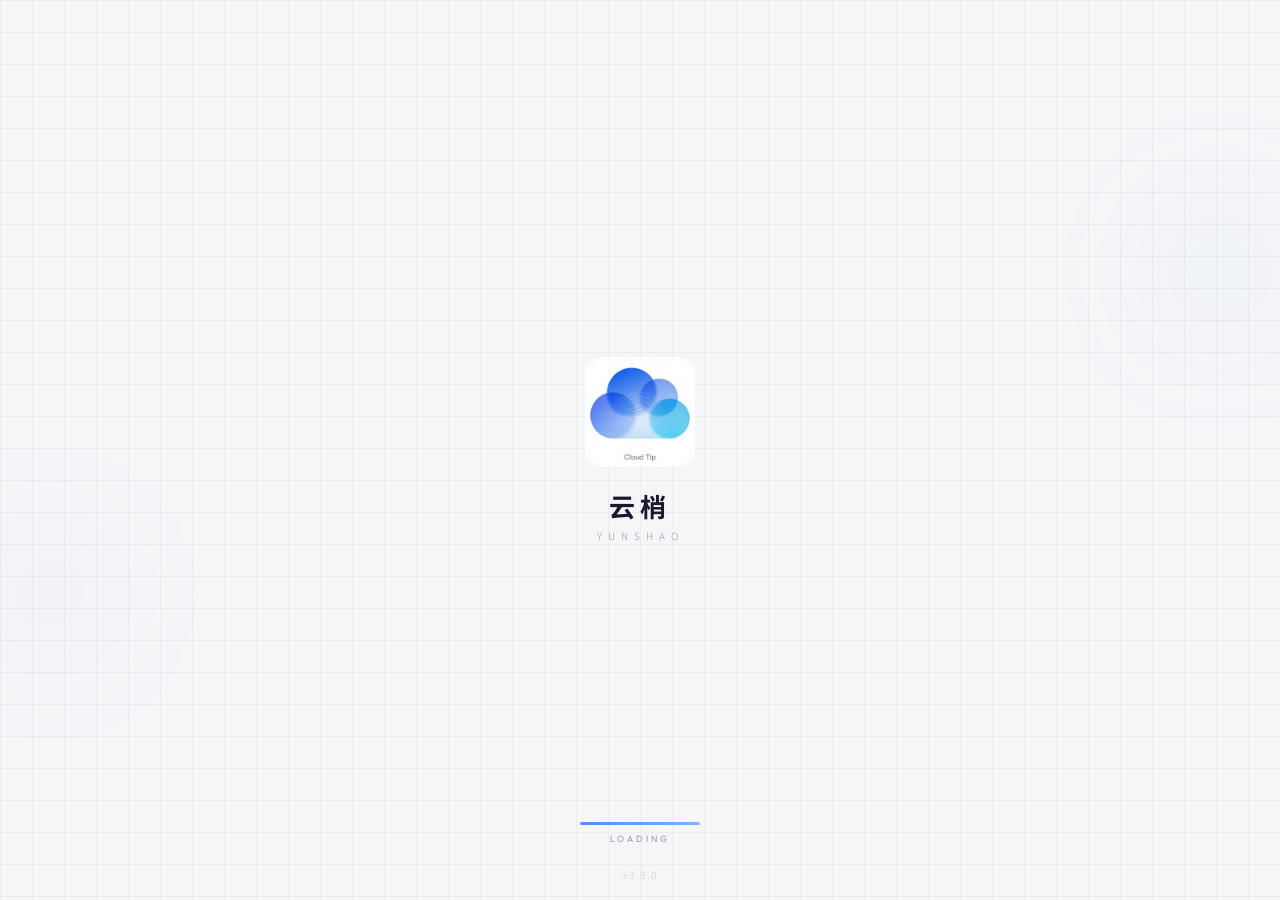
<file: splash.html>
<!DOCTYPE html>
<html lang="zh-CN">
<head>
<meta charset="UTF-8">
<meta name="viewport" content="width=device-width, initial-scale=1.0, user-scalable=no">
<title>云梢</title>
<link rel="preconnect" href="https://fonts.googleapis.com">
<link rel="preconnect" href="https://fonts.gstatic.com" crossorigin>
<link href="https://fonts.googleapis.com/css2?family=Outfit:wght@300;500;700&family=Noto+Sans+SC:wght@300;500;700&display=swap" rel="stylesheet">
<style>
  *,*::before,*::after{margin:0;padding:0;box-sizing:border-box}
  :root{--bg:#f5f6f8;--accent:#4f8cff;--text-primary:#1a1a2e;--text-muted:#9a9ab0;--track-bg:#e2e5ee;--grid-color:rgba(0,0,0,.04)}
  html,body{width:100%;height:100%;overflow:hidden;background:var(--bg);font-family:'Noto Sans SC','Outfit',sans-serif}
  .splash{width:100%;height:100%;display:flex;flex-direction:column;align-items:center;justify-content:center;position:relative;overflow:hidden}

  /* 网格背景 */
  .bg-grid{
    position:absolute;inset:0;
    background-image:
      linear-gradient(var(--grid-color) 1px, transparent 1px),
      linear-gradient(90deg, var(--grid-color) 1px, transparent 1px);
    background-size:32px 32px;
    opacity:0;
    animation:fadeIn 1s ease .2s forwards;
  }

  /* 光晕 */
  .bg-glow{position:absolute;width:240px;height:240px;border-radius:50%;filter:blur(80px);opacity:0;animation:glowIn 1.8s ease .3s forwards}
  .bg-glow-1{top:20%;right:-30px;background:radial-gradient(circle,rgba(79,140,255,.1),transparent 70%)}
  .bg-glow-2{bottom:24%;left:-40px;background:radial-gradient(circle,rgba(120,90,255,.07),transparent 70%);animation-delay:.5s}

  .logo-icon{
    width:140px;height:140px;
    margin-bottom:24px;
    opacity:0;
    transform:translateY(18px) scale(.92);
    animation:logoEnter .8s cubic-bezier(.16,1,.3,1) .2s forwards;
  }
  .logo-icon img{width:100%;height:100%;object-fit:cover;border-radius:24px}

  .brand-name{
    font-family:'Outfit','Noto Sans SC',sans-serif;
    font-size:28px;font-weight:700;letter-spacing:5px;
    color:var(--text-primary);
    opacity:0;transform:translateY(12px);
    animation:textIn .7s cubic-bezier(.16,1,.3,1) .5s forwards;
  }
  .brand-tagline{
    font-size:11px;font-weight:300;letter-spacing:8px;
    color:var(--text-muted);margin-top:6px;text-transform:uppercase;
    opacity:0;animation:textIn .7s cubic-bezier(.16,1,.3,1) .75s forwards;
  }
  .loader-wrap{position:absolute;bottom:72px;width:130px;opacity:0;animation:textIn .5s ease 1s forwards}
  .loader-track{width:100%;height:3px;background:var(--track-bg);border-radius:2px;overflow:hidden}
  .loader-bar{width:0%;height:100%;background:linear-gradient(90deg,var(--accent),#7db4ff);border-radius:2px;animation:loadProgress 2s cubic-bezier(.4,0,.2,1) 1.2s forwards}
  .loader-text{text-align:center;font-size:9px;letter-spacing:3px;color:var(--text-muted);margin-top:8px;font-family:'Outfit',sans-serif}
  .version{position:absolute;bottom:26px;font-size:10px;color:rgba(0,0,0,.12);letter-spacing:1px}

  @keyframes fadeIn{to{opacity:1}}
  @keyframes logoEnter{to{opacity:1;transform:translateY(0) scale(1)}}
  @keyframes textIn{to{opacity:1;transform:translateY(0)}}
  @keyframes glowIn{0%{opacity:0;transform:scale(.6)}100%{opacity:1;transform:scale(1)}}
  @keyframes loadProgress{0%{width:0%}25%{width:40%}55%{width:70%}80%{width:88%}100%{width:100%}}

  /* ========== 横屏适配 ========== */
  @media (orientation: landscape) {
    .logo-icon{
      width:96px;height:96px;
      margin-bottom:16px;
    }
    .logo-icon img{border-radius:18px}
    .brand-name{
      font-size:24px;letter-spacing:4px;
    }
    .brand-tagline{
      font-size:10px;letter-spacing:6px;margin-top:4px;
    }
    .loader-wrap{bottom:48px;width:110px}
    .version{bottom:18px}
    .bg-glow{width:180px;height:180px;filter:blur(60px)}
  }

  /* 超宽屏（平板横屏）进一步优化 */
  @media (orientation: landscape) and (min-width: 1024px) {
    .logo-icon{
      width:110px;height:110px;
      margin-bottom:20px;
    }
    .brand-name{
      font-size:26px;letter-spacing:5px;
    }
    .loader-wrap{bottom:56px;width:120px}
  }
</style>
</head>
<body>
<div class="splash">
  <div class="bg-grid"></div>
  <div class="bg-glow bg-glow-1"></div>
  <div class="bg-glow bg-glow-2"></div>
  <div class="logo-icon"><img src="[data-uri]"></div>
  <div class="brand-name">云梢</div>
  <div class="brand-tagline">YUNSHAO</div>
  <div class="loader-wrap">
    <div class="loader-track"><div class="loader-bar"></div></div>
    <div class="loader-text">LOADING</div>
  </div>
  <div class="version">v3.9.0</div>
</div>
</body>
</html>
</file>
